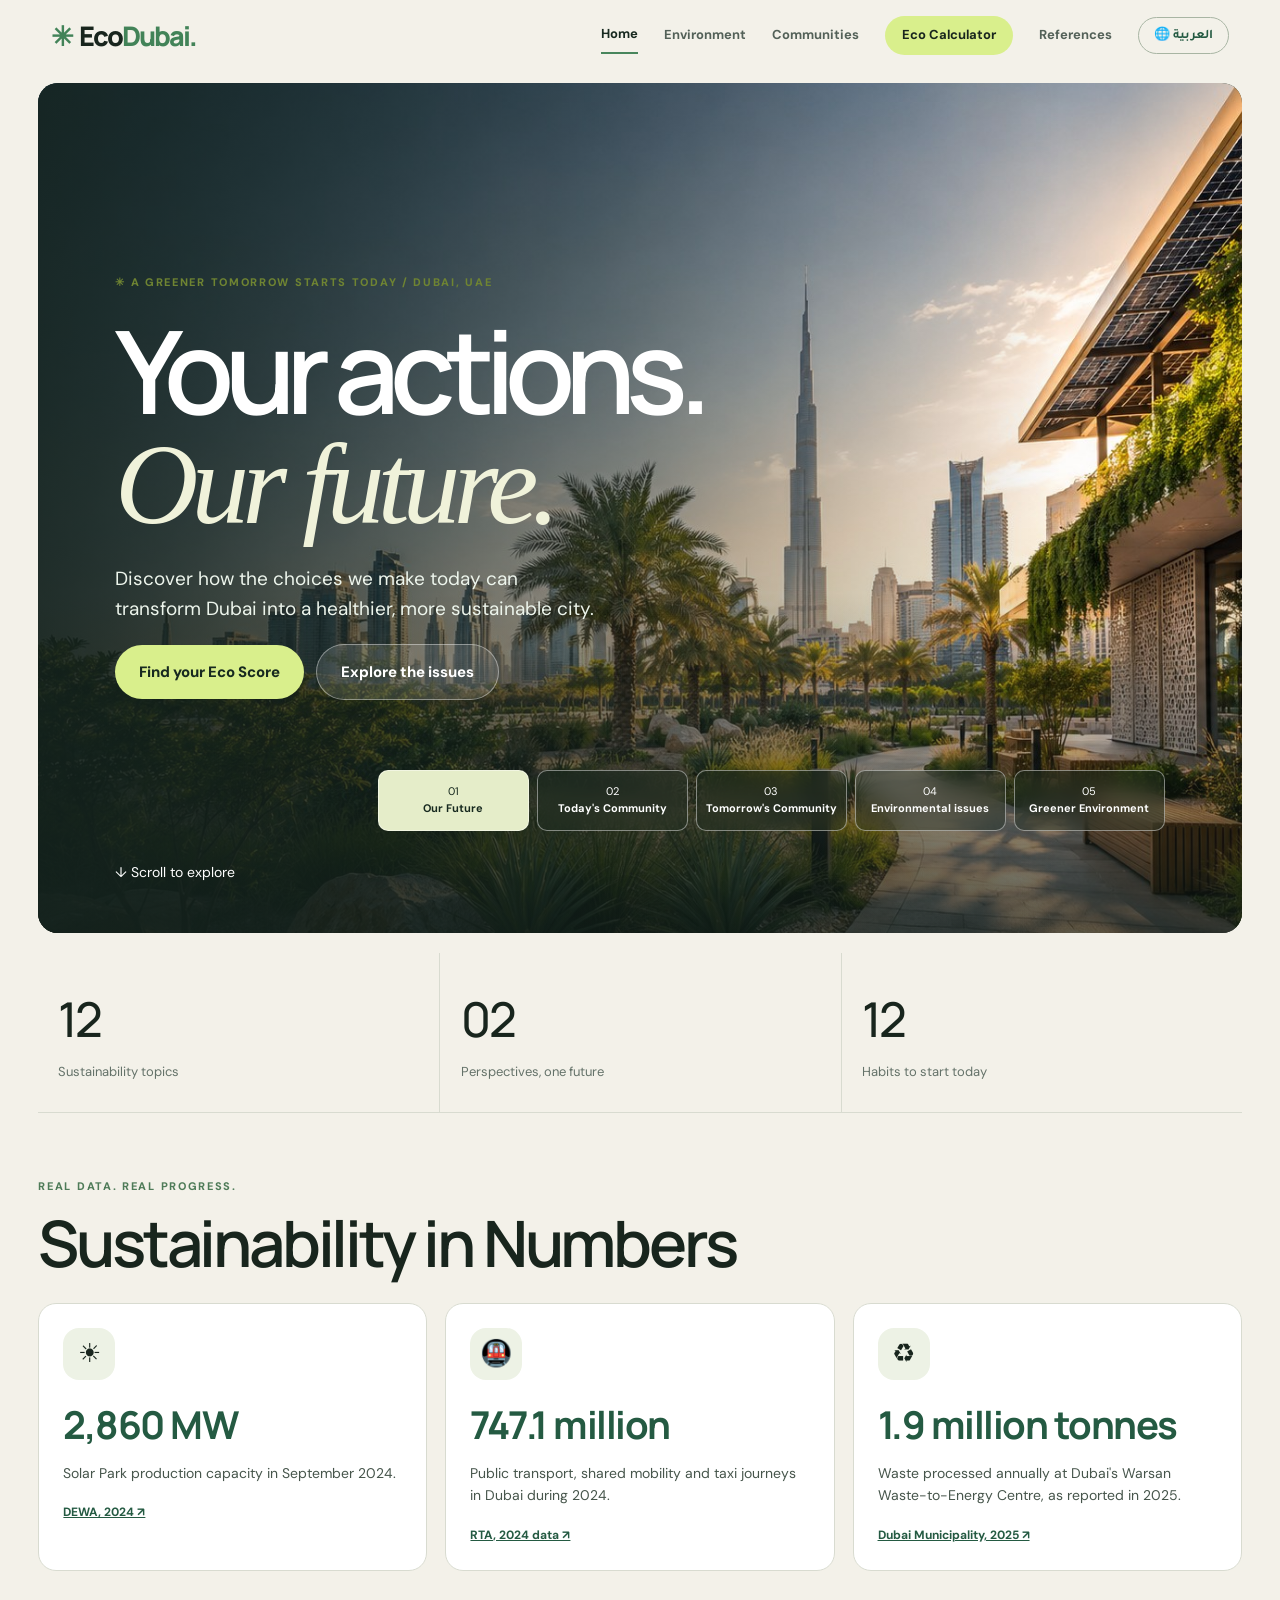
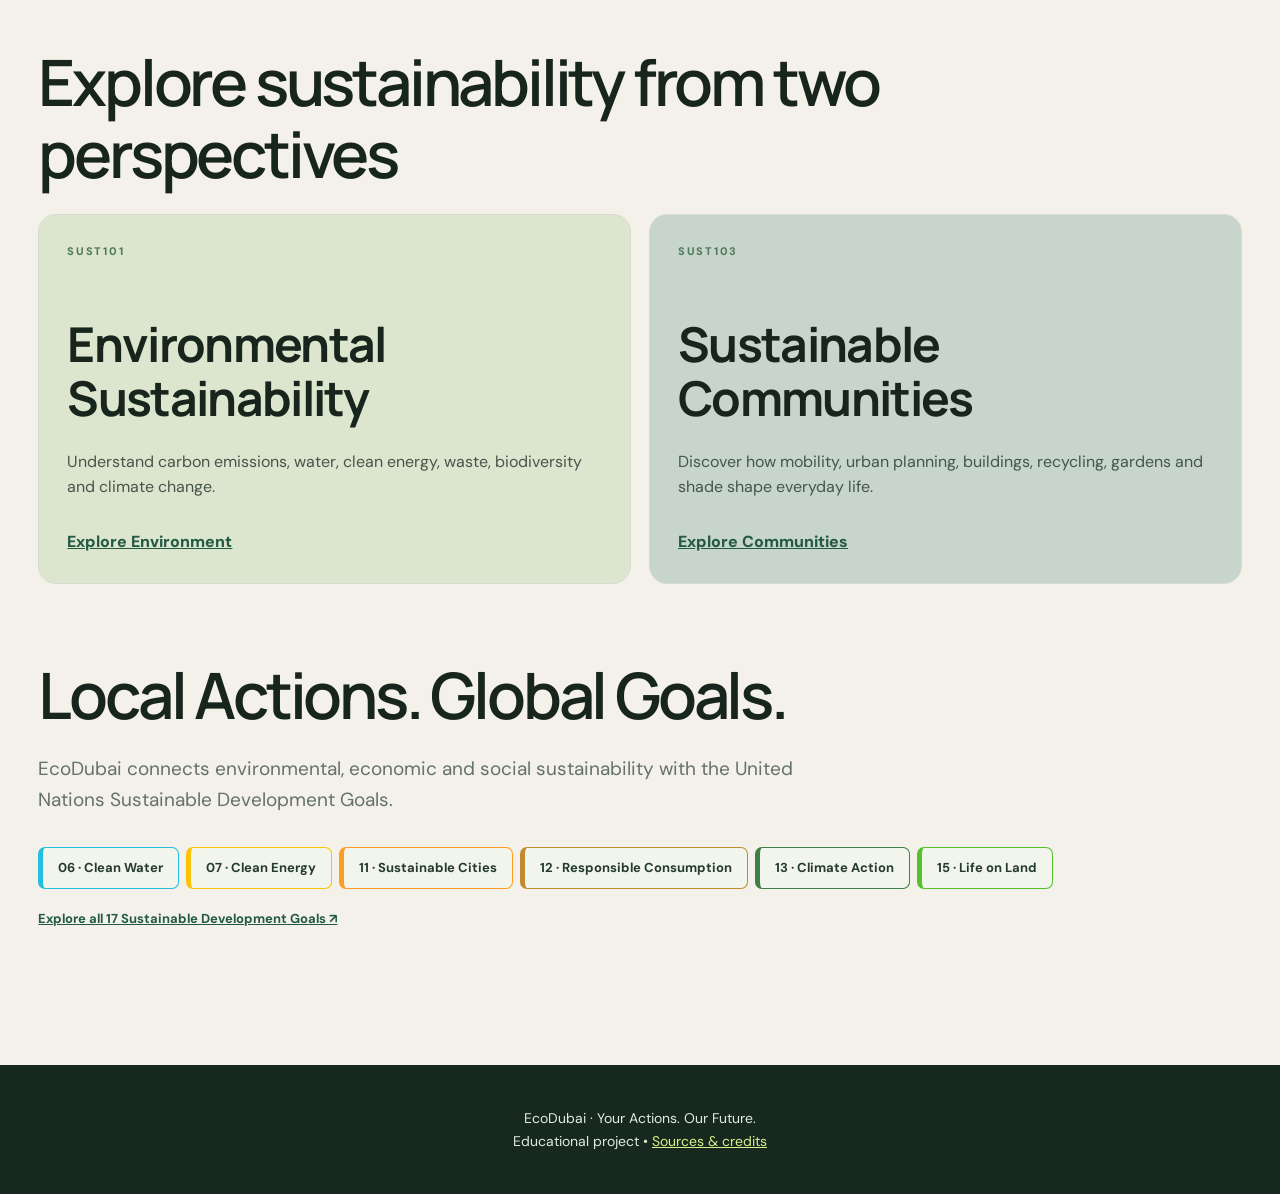
<file: index.html>
<!DOCTYPE html>

<html lang="en" dir="ltr">

<head>
    <meta charset="utf-8"/>
    <meta content="width=device-width,initial-scale=1" name="viewport"/>

    <title>Home | EcoDubai</title>

    <link href="style.css" rel="stylesheet"/>

    <script defer src="motion.js"></script>
    <script defer src="language.js"></script>

    <style>

        /* Remove course card arrows */

        .course-card::after,
        html[lang="ar"] .course-card::after {
            content: none !important;
            display: none !important;
        }

        .course-card .tag {
            padding-inline-end: 0;
        }


        /* Darker hero eyebrow */

        .hero .eyebrow {
            color: #6f8432;
            font-weight: 800;
        }

    </style>

</head>

<body data-page="index">

    <header>

        <nav aria-label="Main navigation">

            <a class="brand" href="index.html">Eco<span>Dubai.</span></a>

            <a aria-current="page" href="index.html"
               data-en="Home"
               data-ar="الرئيسية">Home</a>

            <a href="environment.html"
               data-en="Environment"
               data-ar="البيئة">Environment</a>

            <a href="communities.html"
               data-en="Communities"
               data-ar="المجتمعات">Communities</a>

            <a href="calculator.html"
               data-en="Eco Calculator"
               data-ar="حاسبة الاستدامة">Eco Calculator</a>

            <a href="references.html"
               data-en="References"
               data-ar="المراجع">References</a>

            <button class="language-toggle"
                    id="language-toggle"
                    type="button">

                🌐 العربية

            </button>

        </nav>

    </header>

    <main>

        <div class="hero cinema">

            <img alt="Concept of a greener Dubai skyline"
                 class="hero-image"
                 src="hero.jpg"
                 onerror="this.onerror=null;this.src='sustainable.jpg'"/>

            <div class="hero-content">

                <div class="eyebrow"
                     data-en="✳ A greener tomorrow starts today / Dubai, UAE"
                     data-ar="✳ غد أكثر استدامة يبدأ اليوم / دبي، الإمارات">

                    ✳ A greener tomorrow starts today / Dubai, UAE

                </div>

                <h1>

                    <span data-en="Your actions."
                          data-ar="أفعالك اليوم.">

                        Your actions.

                    </span>

                    <br/>

                    <em data-en="Our future."
                        data-ar="مستقبلنا غداً.">

                        Our future.

                    </em>

                </h1>

                <p data-en="Discover how the choices we make today can transform Dubai into a healthier, more sustainable city."
                   data-ar="اكتشف كيف يمكن لخياراتنا اليوم أن تجعل دبي مدينة أكثر صحة واستدامة.">

                    Discover how the choices we make today can transform Dubai into a healthier, more sustainable city.

                </p>

                <a class="btn"
                   href="calculator.html"
                   data-en="Find your Eco Score"
                   data-ar="احسب درجة استدامتك">

                    Find your Eco Score

                </a>

                <a class="btn secondary"
                   href="environment.html"
                   data-en="Explore the issues"
                   data-ar="استكشف القضايا البيئية">

                    Explore the issues

                </a>

            </div>


            <!-- Five Scene Buttons -->

            <div aria-label="Choose a scene" class="hero-controls">

                <button aria-pressed="true"
                        class="active"
                        data-scene="hero">

                    01

                    <span data-en="Our Future"
                          data-ar="مستقبلنا">

                        Our Future

                    </span>

                </button>

                <button aria-pressed="false"
                        data-scene="conventional">

                    02

                    <span data-en="Today's Community"
                          data-ar="مجتمع اليوم">

                        Today's Community

                    </span>

                </button>

                <button aria-pressed="false"
                        data-scene="sustainable">

                    03

                    <span data-en="Tomorrow's Community"
                          data-ar="مجتمع الغد">

                        Tomorrow's Community

                    </span>

                </button>

                <button aria-pressed="false"
                        data-scene="environment-before">

                    04

                    <span data-en="Environmental issues"
                          data-ar="القضايا البيئية">

                        Environmental issues

                    </span>

                </button>

                <button aria-pressed="false"
                        data-scene="environment-after">

                    05

                    <span data-en="Greener Environment"
                          data-ar="بيئة أكثر استدامة">

                        Greener Environment

                    </span>

                </button>

            </div>

            <a class="scroll-cue" href="#explore">

                ↓

                <span data-en="Scroll to explore"
                      data-ar="مرر للأسفل للاستكشاف">

                    Scroll to explore

                </span>

            </a>

        </div>


        <!-- Original Metrics -->

        <div class="metric-strip">

            <div>

                <strong>12</strong>

                <span data-en="Sustainability topics"
                      data-ar="موضوعاً في الاستدامة">

                    Sustainability topics

                </span>

            </div>

            <div>

                <strong>02</strong>

                <span data-en="Perspectives, one future"
                      data-ar="منظوران لمستقبل واحد">

                    Perspectives, one future

                </span>

            </div>

            <div>

                <strong>12</strong>

                <span data-en="Habits to start today"
                      data-ar="عادة يمكنك البدء بها اليوم">

                    Habits to start today

                </span>

            </div>

        </div>


        <!-- Official Statistics -->

        <section id="statistics">

            <div class="eyebrow"
                 data-en="Real data. Real progress."
                 data-ar="بيانات حقيقية وتقدم ملموس">

                Real data. Real progress.

            </div>

            <h2 data-en="Sustainability in Numbers"
                data-ar="الاستدامة بالأرقام">

                Sustainability in Numbers

            </h2>

            <div class="grid">

                <article class="tile statistic-card">

                    <div class="symbol">☀</div>

                    <h3 class="stat-number"
                        data-en="2,860 MW"
                        data-ar="2,860 ميغاواط">

                        2,860 MW

                    </h3>

                    <p data-en="Solar Park production capacity in September 2024."
                       data-ar="القدرة الإنتاجية لمجمع الطاقة الشمسية في سبتمبر 2024.">

                        Solar Park production capacity in September 2024.

                    </p>

                    <a href="https://www.dewa.gov.ae/en/about-us/media-publications/latest-news/2024/09/wetex-2024-brings-together-companies-that-support"
                       target="_blank"
                       rel="noopener noreferrer"
                       data-en="DEWA, 2024 ↗"
                       data-ar="هيئة كهرباء ومياه دبي، 2024 ↗">

                        DEWA, 2024 ↗

                    </a>

                </article>

                <article class="tile statistic-card">

                    <div class="symbol">🚇</div>

                    <h3 class="stat-number"
                        data-en="747.1 million"
                        data-ar="747.1 مليون">

                        747.1 million

                    </h3>

                    <p data-en="Public transport, shared mobility and taxi journeys in Dubai during 2024."
                       data-ar="رحلة عبر النقل العام والتنقل المشترك وسيارات الأجرة في دبي خلال عام 2024.">

                        Public transport, shared mobility and taxi journeys in Dubai during 2024.

                    </p>

                    <a href="https://rta.ae/wps/portal/rta/ae/home/news-and-media/all-news/NewsDetails/747-million-riders-used-public-transport-shared-mobility-and-taxis-in-2024"
                       target="_blank"
                       rel="noopener noreferrer"
                       data-en="RTA, 2024 data ↗"
                       data-ar="هيئة الطرق والمواصلات، بيانات 2024 ↗">

                        RTA, 2024 data ↗

                    </a>

                </article>

                <article class="tile statistic-card">

                    <div class="symbol">♻</div>

                    <h3 class="stat-number"
                        data-en="1.9 million tonnes"
                        data-ar="1.9 مليون طن">

                        1.9 million tonnes

                    </h3>

                    <p data-en="Waste processed annually at Dubai's Warsan Waste-to-Energy Centre, as reported in 2025."
                       data-ar="كمية النفايات المعالجة سنوياً في مركز تحويل النفايات إلى طاقة في ورسان، وفقاً لبيانات عام 2025.">

                        Waste processed annually at Dubai's Warsan Waste-to-Energy Centre, as reported in 2025.

                    </p>

                    <a href="https://www.dm.gov.ae/flagship-sustainable-infrastructure-projects-at-wetex-2025/"
                       target="_blank"
                       rel="noopener noreferrer"
                       data-en="Dubai Municipality, 2025 ↗"
                       data-ar="بلدية دبي، 2025 ↗">

                        Dubai Municipality, 2025 ↗

                    </a>

                </article>

            </div>

        </section>


        <!-- Course Cards -->

        <section id="explore">

            <h2 data-en="Explore sustainability from two perspectives"
                data-ar="استكشف الاستدامة من منظورين">

                Explore sustainability from two perspectives

            </h2>

            <div class="grid two">

                <article class="tile course-card">

                    <span class="tag">SUST101</span>

                    <h3 data-en="Environmental Sustainability"
                        data-ar="الاستدامة البيئية">

                        Environmental Sustainability

                    </h3>

                    <p data-en="Understand carbon emissions, water, clean energy, waste, biodiversity and climate change."
                       data-ar="تعرف على الانبعاثات الكربونية والمياه والطاقة النظيفة والنفايات والتنوع البيولوجي والتغير المناخي.">

                        Understand carbon emissions, water, clean energy, waste, biodiversity and climate change.

                    </p>

                    <a href="environment.html"
                       data-en="Explore Environment"
                       data-ar="استكشف الاستدامة البيئية">

                        Explore Environment

                    </a>

                </article>

                <article class="tile course-card">

                    <span class="tag">SUST103</span>

                    <h3 data-en="Sustainable Communities"
                        data-ar="المجتمعات المستدامة">

                        Sustainable Communities

                    </h3>

                    <p data-en="Discover how mobility, urban planning, buildings, recycling, gardens and shade shape everyday life."
                       data-ar="اكتشف كيف يؤثر النقل والتخطيط الحضري والمباني وإعادة التدوير والحدائق والظل في الحياة اليومية.">

                        Discover how mobility, urban planning, buildings, recycling, gardens and shade shape everyday life.

                    </p>

                    <a href="communities.html"
                       data-en="Explore Communities"
                       data-ar="استكشف المجتمعات المستدامة">

                        Explore Communities

                    </a>

                </article>

            </div>

        </section>


        <!-- Sustainable Development Goals -->

        <section id="sdgs">

            <h2 data-en="Local Actions. Global Goals."
                data-ar="جهود محلية وأهداف عالمية">

                Local Actions. Global Goals.

            </h2>

            <p class="lead"
               data-en="EcoDubai connects environmental, economic and social sustainability with the United Nations Sustainable Development Goals."
               data-ar="يربط مشروع EcoDubai بين الاستدامة البيئية والاقتصادية والاجتماعية وأهداف الأمم المتحدة للتنمية المستدامة.">

                EcoDubai connects environmental, economic and social sustainability with the United Nations Sustainable Development Goals.

            </p>

            <div class="sdg-links">

                <a class="sdg-badge"
                   style="--sdg-color:#26BDE2"
                   href="https://sdgs.un.org/goals/goal6"
                   target="_blank"
                   rel="noopener noreferrer"
                   data-en="06 · Clean Water"
                   data-ar="06 · المياه النظيفة">

                    06 · Clean Water

                </a>

                <a class="sdg-badge"
                   style="--sdg-color:#FCC30B"
                   href="https://sdgs.un.org/goals/goal7"
                   target="_blank"
                   rel="noopener noreferrer"
                   data-en="07 · Clean Energy"
                   data-ar="07 · الطاقة النظيفة">

                    07 · Clean Energy

                </a>

                <a class="sdg-badge"
                   style="--sdg-color:#FD9D24"
                   href="https://sdgs.un.org/goals/goal11"
                   target="_blank"
                   rel="noopener noreferrer"
                   data-en="11 · Sustainable Cities"
                   data-ar="11 · المدن المستدامة">

                    11 · Sustainable Cities

                </a>

                <a class="sdg-badge"
                   style="--sdg-color:#BF8B2E"
                   href="https://sdgs.un.org/goals/goal12"
                   target="_blank"
                   rel="noopener noreferrer"
                   data-en="12 · Responsible Consumption"
                   data-ar="12 · الاستهلاك المسؤول">

                    12 · Responsible Consumption

                </a>

                <a class="sdg-badge"
                   style="--sdg-color:#3F7E44"
                   href="https://sdgs.un.org/goals/goal13"
                   target="_blank"
                   rel="noopener noreferrer"
                   data-en="13 · Climate Action"
                   data-ar="13 · العمل المناخي">

                    13 · Climate Action

                </a>

                <a class="sdg-badge"
                   style="--sdg-color:#56C02B"
                   href="https://sdgs.un.org/goals/goal15"
                   target="_blank"
                   rel="noopener noreferrer"
                   data-en="15 · Life on Land"
                   data-ar="15 · الحياة في البر">

                    15 · Life on Land

                </a>

            </div>

            <p>

                <a href="https://sdgs.un.org/goals"
                   target="_blank"
                   rel="noopener noreferrer"
                   data-en="Explore all 17 Sustainable Development Goals ↗"
                   data-ar="استكشف أهداف التنمية المستدامة السبعة عشر ↗">

                    Explore all 17 Sustainable Development Goals ↗

                </a>

            </p>

        </section>

    </main>

    <footer>

        <span data-en="EcoDubai · Your Actions. Our Future."
              data-ar="EcoDubai · أفعالك اليوم. مستقبلنا غداً.">

            EcoDubai · Your Actions. Our Future.

        </span>

        <br/>

        <span data-en="Educational project"
              data-ar="مشروع تعليمي">

            Educational project

        </span>

        •

        <a href="references.html"
           data-en="Sources &amp; credits"
           data-ar="المصادر والمراجع">

            Sources &amp; credits

        </a>

    </footer>

</body>

</html>
</file>
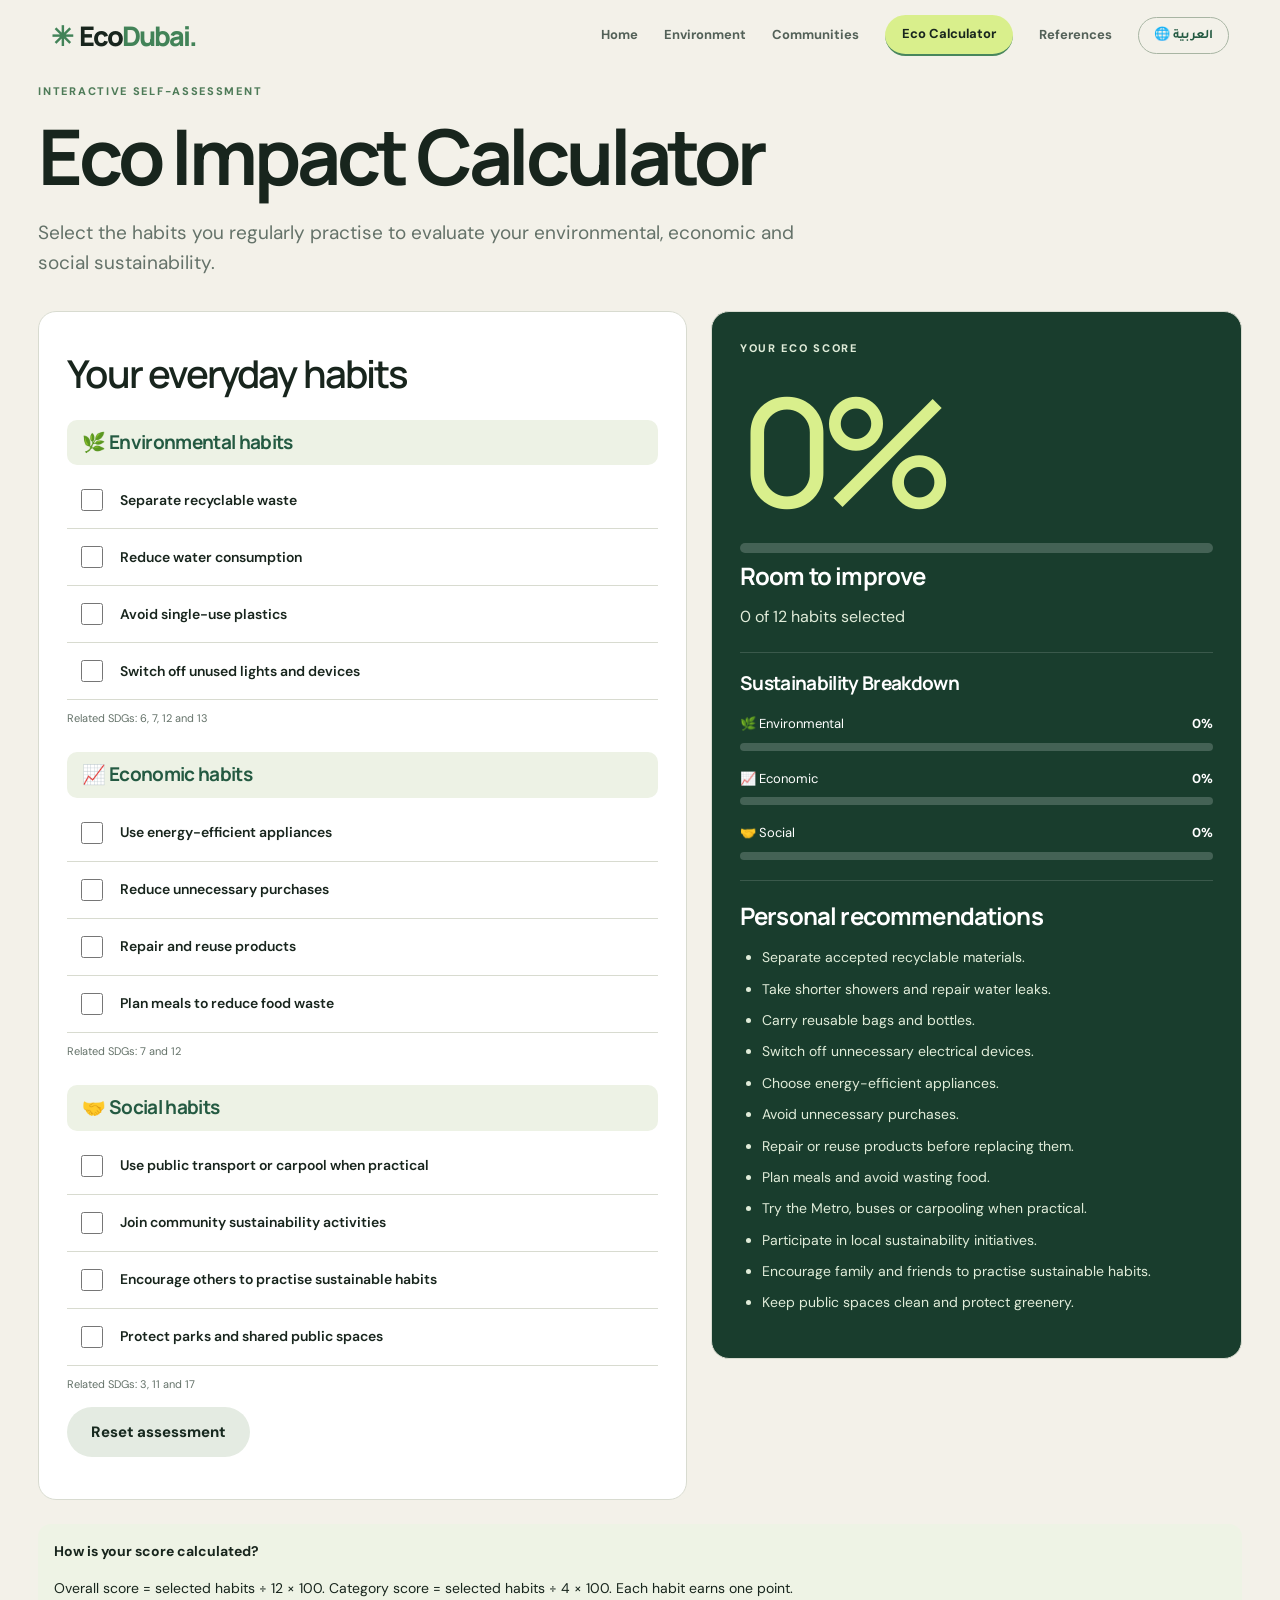
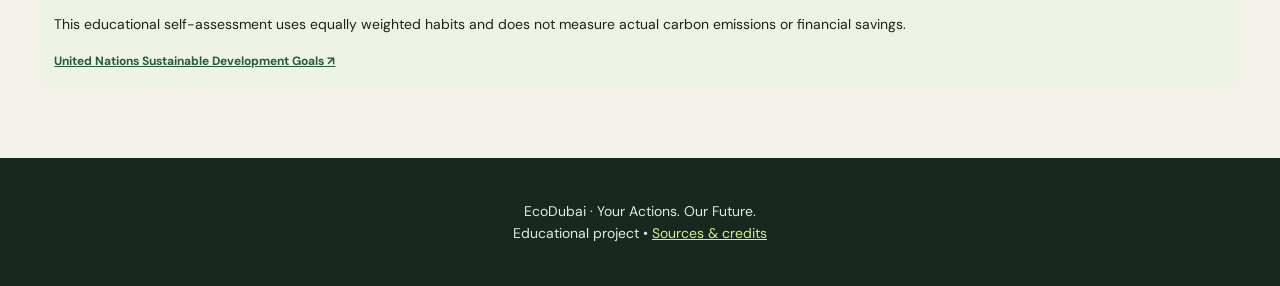
<file: calculator.html>
<!DOCTYPE html>

<html lang="en" dir="ltr">

<head>
    <meta charset="utf-8"/>
    <meta content="width=device-width,initial-scale=1" name="viewport"/>

    <title>Eco Impact Calculator | EcoDubai</title>

    <link href="style.css" rel="stylesheet"/>

    <script defer src="motion.js"></script>
    <script defer src="language.js"></script>
</head>

<body data-page="calculator">

    <header>

        <nav aria-label="Main navigation">

            <a class="brand" href="index.html">Eco<span>Dubai.</span></a>

            <a href="index.html"
               data-en="Home"
               data-ar="الرئيسية">Home</a>

            <a href="environment.html"
               data-en="Environment"
               data-ar="البيئة">Environment</a>

            <a href="communities.html"
               data-en="Communities"
               data-ar="المجتمعات">Communities</a>

            <a aria-current="page"
               href="calculator.html"
               data-en="Eco Calculator"
               data-ar="حاسبة الاستدامة">Eco Calculator</a>

            <a href="references.html"
               data-en="References"
               data-ar="المراجع">References</a>

            <button class="language-toggle"
                    id="language-toggle"
                    type="button">
                🌐 العربية
            </button>

        </nav>

    </header>

    <main>

        <div class="eyebrow"
             data-en="Interactive self-assessment"
             data-ar="التقييم الذاتي التفاعلي">

            Interactive self-assessment

        </div>

        <h1 data-en="Eco Impact Calculator"
            data-ar="حاسبة أثر الاستدامة">

            Eco Impact Calculator

        </h1>

        <p class="lead"
           data-en="Select the habits you regularly practise to evaluate your environmental, economic and social sustainability."
           data-ar="اختر العادات التي تمارسها بانتظام لتقييم استدامتك البيئية والاقتصادية والاجتماعية.">

            Select the habits you regularly practise to evaluate your
            environmental, economic and social sustainability.

        </p>

        <div class="calc" id="assessment">

            <section class="tile" style="margin:0">

                <h2 data-en="Your everyday habits"
                    data-ar="عاداتك اليومية">

                    Your everyday habits

                </h2>


                <!-- Environmental Habits -->

                <div class="habit-category">

                    <h3 data-en="🌿 Environmental habits"
                        data-ar="🌿 العادات البيئية">

                        🌿 Environmental habits

                    </h3>

                    <label class="habit">

                        <input type="checkbox"
                               value="0"
                               data-category="environmental"/>

                        <span data-en="Separate recyclable waste"
                              data-ar="أفرز النفايات القابلة لإعادة التدوير">

                            Separate recyclable waste

                        </span>

                    </label>

                    <label class="habit">

                        <input type="checkbox"
                               value="1"
                               data-category="environmental"/>

                        <span data-en="Reduce water consumption"
                              data-ar="أرشد استهلاك المياه">

                            Reduce water consumption

                        </span>

                    </label>

                    <label class="habit">

                        <input type="checkbox"
                               value="2"
                               data-category="environmental"/>

                        <span data-en="Avoid single-use plastics"
                              data-ar="أتجنب البلاستيك أحادي الاستخدام">

                            Avoid single-use plastics

                        </span>

                    </label>

                    <label class="habit">

                        <input type="checkbox"
                               value="3"
                               data-category="environmental"/>

                        <span data-en="Switch off unused lights and devices"
                              data-ar="أطفئ الإضاءة والأجهزة غير المستخدمة">

                            Switch off unused lights and devices

                        </span>

                    </label>

                    <p class="compare-note"
                       data-en="Related SDGs: 6, 7, 12 and 13"
                       data-ar="أهداف التنمية المستدامة المرتبطة: 6، 7، 12، 13">

                        Related SDGs: 6, 7, 12 and 13

                    </p>

                </div>


                <!-- Economic Habits -->

                <div class="habit-category">

                    <h3 data-en="📈 Economic habits"
                        data-ar="📈 العادات الاقتصادية">

                        📈 Economic habits

                    </h3>

                    <label class="habit">

                        <input type="checkbox"
                               value="4"
                               data-category="economic"/>

                        <span data-en="Use energy-efficient appliances"
                              data-ar="أستخدم الأجهزة الموفرة للطاقة">

                            Use energy-efficient appliances

                        </span>

                    </label>

                    <label class="habit">

                        <input type="checkbox"
                               value="5"
                               data-category="economic"/>

                        <span data-en="Reduce unnecessary purchases"
                              data-ar="أقلل المشتريات غير الضرورية">

                            Reduce unnecessary purchases

                        </span>

                    </label>

                    <label class="habit">

                        <input type="checkbox"
                               value="6"
                               data-category="economic"/>

                        <span data-en="Repair and reuse products"
                              data-ar="أصلح المنتجات وأعيد استخدامها">

                            Repair and reuse products

                        </span>

                    </label>

                    <label class="habit">

                        <input type="checkbox"
                               value="7"
                               data-category="economic"/>

                        <span data-en="Plan meals to reduce food waste"
                              data-ar="أخطط للوجبات لتقليل هدر الطعام">

                            Plan meals to reduce food waste

                        </span>

                    </label>

                    <p class="compare-note"
                       data-en="Related SDGs: 7 and 12"
                       data-ar="أهداف التنمية المستدامة المرتبطة: 7، 12">

                        Related SDGs: 7 and 12

                    </p>

                </div>


                <!-- Social Habits -->

                <div class="habit-category">

                    <h3 data-en="🤝 Social habits"
                        data-ar="🤝 العادات الاجتماعية">

                        🤝 Social habits

                    </h3>

                    <label class="habit">

                        <input type="checkbox"
                               value="8"
                               data-category="social"/>

                        <span data-en="Use public transport or carpool when practical"
                              data-ar="أستخدم النقل العام أو أشارك السيارة مع الآخرين عندما يكون ذلك ممكناً">

                            Use public transport or carpool when practical

                        </span>

                    </label>

                    <label class="habit">

                        <input type="checkbox"
                               value="9"
                               data-category="social"/>

                        <span data-en="Join community sustainability activities"
                              data-ar="أشارك في أنشطة الاستدامة المجتمعية">

                            Join community sustainability activities

                        </span>

                    </label>

                    <label class="habit">

                        <input type="checkbox"
                               value="10"
                               data-category="social"/>

                        <span data-en="Encourage others to practise sustainable habits"
                              data-ar="أشجع الآخرين على ممارسة العادات المستدامة">

                            Encourage others to practise sustainable habits

                        </span>

                    </label>

                    <label class="habit">

                        <input type="checkbox"
                               value="11"
                               data-category="social"/>

                        <span data-en="Protect parks and shared public spaces"
                              data-ar="أحافظ على الحدائق والأماكن العامة المشتركة">

                            Protect parks and shared public spaces

                        </span>

                    </label>

                    <p class="compare-note"
                       data-en="Related SDGs: 3, 11 and 17"
                       data-ar="أهداف التنمية المستدامة المرتبطة: 3، 11، 17">

                        Related SDGs: 3, 11 and 17

                    </p>

                </div>


                <!-- Reset Button -->

                <p>

                    <button class="btn secondary"
                            id="reset"
                            type="button"
                            data-en="Reset assessment"
                            data-ar="إعادة ضبط التقييم">

                        Reset assessment

                    </button>

                </p>

            </section>


            <!-- Results -->

            <section aria-live="polite"
                     class="tile result"
                     style="margin:0">

                <div class="tag"
                     data-en="YOUR ECO SCORE"
                     data-ar="درجة استدامتك">

                    YOUR ECO SCORE

                </div>

                <div class="score" id="score">0%</div>

                <div class="track">

                    <div id="bar" style="width:0%"></div>

                </div>

                <h3 id="level">Room to improve</h3>

                <p id="count"></p>


                <!-- Individual Scores -->

                <div class="category-results">

                    <h3 data-en="Sustainability Breakdown"
                        data-ar="نتائج فئات الاستدامة">

                        Sustainability Breakdown

                    </h3>


                    <!-- Environmental Score -->

                    <div class="category-score">

                        <div class="category-score-header">

                            <span data-en="🌿 Environmental"
                                  data-ar="🌿 الاستدامة البيئية">

                                🌿 Environmental

                            </span>

                            <strong id="environmental-score">0%</strong>

                        </div>

                        <div class="track">

                            <div id="environmental-bar"
                                 style="width:0%;background:#91d86b">
                            </div>

                        </div>

                    </div>


                    <!-- Economic Score -->

                    <div class="category-score">

                        <div class="category-score-header">

                            <span data-en="📈 Economic"
                                  data-ar="📈 الاستدامة الاقتصادية">

                                📈 Economic

                            </span>

                            <strong id="economic-score">0%</strong>

                        </div>

                        <div class="track">

                            <div id="economic-bar"
                                 style="width:0%;background:#eacb67">
                            </div>

                        </div>

                    </div>


                    <!-- Social Score -->

                    <div class="category-score">

                        <div class="category-score-header">

                            <span data-en="🤝 Social"
                                  data-ar="🤝 الاستدامة الاجتماعية">

                                🤝 Social

                            </span>

                            <strong id="social-score">0%</strong>

                        </div>

                        <div class="track">

                            <div id="social-bar"
                                 style="width:0%;background:#78c9da">
                            </div>

                        </div>

                    </div>

                </div>


                <!-- Recommendations -->

                <h3 data-en="Personal recommendations"
                    data-ar="التوصيات الشخصية">

                    Personal recommendations

                </h3>

                <ul id="tips"></ul>

            </section>

        </div>


        <!-- Short Scoring Methodology -->

        <div class="fact" style="margin-top:24px">

            <b data-en="How is your score calculated?"
               data-ar="كيف يتم احتساب درجة استدامتك؟">

                How is your score calculated?

            </b>

            <p data-en="Overall score = selected habits ÷ 12 × 100. Category score = selected habits ÷ 4 × 100. Each habit earns one point."
               data-ar="الدرجة الإجمالية = عدد العادات المختارة ÷ 12 × 100. درجة الفئة = عدد العادات المختارة ÷ 4 × 100. تحصل كل عادة مختارة على نقطة واحدة.">

                Overall score = selected habits ÷ 12 × 100.
                Category score = selected habits ÷ 4 × 100.
                Each habit earns one point.

            </p>

            <p data-en="This educational self-assessment uses equally weighted habits and does not measure actual carbon emissions or financial savings."
               data-ar="يستخدم هذا التقييم الذاتي التعليمي عادات متساوية الأوزان، ولا يقيس الانبعاثات الكربونية الفعلية أو الوفورات المالية.">

                This educational self-assessment uses equally weighted habits
                and does not measure actual carbon emissions or financial savings.

            </p>

            <a href="https://sdgs.un.org/goals"
               target="_blank"
               rel="noopener noreferrer"
               data-en="United Nations Sustainable Development Goals ↗"
               data-ar="أهداف الأمم المتحدة للتنمية المستدامة ↗">

                United Nations Sustainable Development Goals ↗

            </a>

        </div>


        <!-- Calculator JavaScript -->

        <script>

            (() => {

                const tips = {

                    en: [

                        "Separate accepted recyclable materials.",

                        "Take shorter showers and repair water leaks.",

                        "Carry reusable bags and bottles.",

                        "Switch off unnecessary electrical devices.",

                        "Choose energy-efficient appliances.",

                        "Avoid unnecessary purchases.",

                        "Repair or reuse products before replacing them.",

                        "Plan meals and avoid wasting food.",

                        "Try the Metro, buses or carpooling when practical.",

                        "Participate in local sustainability initiatives.",

                        "Encourage family and friends to practise sustainable habits.",

                        "Keep public spaces clean and protect greenery."

                    ],

                    ar: [

                        "افرز المواد القابلة لإعادة التدوير.",

                        "قلل مدة الاستحمام وأصلح تسربات المياه.",

                        "استخدم الأكياس والزجاجات القابلة لإعادة الاستخدام.",

                        "أطفئ الأجهزة الكهربائية غير الضرورية.",

                        "اختر الأجهزة الموفرة للطاقة.",

                        "تجنب المشتريات غير الضرورية.",

                        "أصلح المنتجات أو أعد استخدامها قبل استبدالها.",

                        "خطط للوجبات وتجنب هدر الطعام.",

                        "استخدم المترو أو الحافلات أو شارك السيارة عندما يكون ذلك ممكناً.",

                        "شارك في مبادرات الاستدامة المحلية.",

                        "شجع الأسرة والأصدقاء على ممارسة العادات المستدامة.",

                        "حافظ على نظافة الأماكن العامة واحمِ المساحات الخضراء."

                    ]

                };


                const messages = {

                    en: {

                        beginner: "Room to improve",

                        intermediate: "Making progress",

                        advanced: "Eco Champion",

                        complete:
                            "Excellent! Keep practising your sustainable habits and encourage others.",

                        count: (n, total) =>
                            n + " of " + total + " habits selected"

                    },

                    ar: {

                        beginner: "فرصة للتحسين",

                        intermediate: "تقدم جيد",

                        advanced: "رائد الاستدامة",

                        complete:
                            "ممتاز! استمر في ممارسة العادات المستدامة وشجع الآخرين.",

                        count: (n, total) =>
                            "العادات المختارة: " + n + " من أصل " + total

                    }

                };


                const boxes = [

                    ...document.querySelectorAll(
                        "#assessment input[type=checkbox]"
                    )

                ];


                const categories = [

                    "environmental",

                    "economic",

                    "social"

                ];


                function updateCalculator() {

                    const language =
                        document.documentElement.lang.startsWith("ar")
                        ? "ar"
                        : "en";

                    const text = messages[language];

                    const n = boxes.filter(
                        box => box.checked
                    ).length;

                    const total = boxes.length;

                    const score = Math.round(
                        n / total * 100
                    );


                    // Overall score

                    document.getElementById("score").textContent =
                        score + "%";

                    document.getElementById("bar").style.width =
                        score + "%";

                    document.getElementById("count").textContent =
                        text.count(n, total);


                    // Sustainability level

                    document.getElementById("level").textContent =

                        score < 50
                        ? text.beginner

                        : score < 80
                        ? text.intermediate

                        : text.advanced;


                    // Individual category scores

                    categories.forEach(category => {

                        const categoryBoxes = boxes.filter(
                            box => box.dataset.category === category
                        );

                        const categorySelected = categoryBoxes.filter(
                            box => box.checked
                        ).length;

                        const categoryScore = Math.round(
                            categorySelected / categoryBoxes.length * 100
                        );

                        document.getElementById(
                            category + "-score"
                        ).textContent = categoryScore + "%";

                        document.getElementById(
                            category + "-bar"
                        ).style.width = categoryScore + "%";

                    });


                    // Personalized recommendations

                    const list = document.getElementById("tips");

                    list.replaceChildren();

                    boxes.forEach(box => {

                        if (!box.checked) {

                            const li = document.createElement("li");

                            li.textContent =
                                tips[language][Number(box.value)];

                            list.append(li);

                        }

                    });


                    // All habits selected

                    if (n === total) {

                        const li = document.createElement("li");

                        li.textContent = text.complete;

                        list.append(li);

                    }

                }


                // Update when a checkbox changes

                boxes.forEach(box => {

                    box.addEventListener(
                        "change",
                        updateCalculator
                    );

                });


                // Reset calculator

                document.getElementById("reset").onclick = () => {

                    boxes.forEach(box => {

                        box.checked = false;

                    });

                    updateCalculator();

                };


                // Update results when language changes

                const languageObserver = new MutationObserver(
                    updateCalculator
                );

                languageObserver.observe(

                    document.documentElement,

                    {

                        attributes: true,

                        attributeFilter: ["lang"]

                    }

                );


                // Initial results

                updateCalculator();

            })();

        </script>

    </main>

    <footer>

        <span data-en="EcoDubai · Your Actions. Our Future."
              data-ar="EcoDubai · أفعالك اليوم. مستقبلنا غداً.">

            EcoDubai · Your Actions. Our Future.

        </span>

        <br/>

        <span data-en="Educational project"
              data-ar="مشروع تعليمي">

            Educational project

        </span>

        •

        <a href="references.html"
           data-en="Sources &amp; credits"
           data-ar="المصادر والمراجع">

            Sources &amp; credits

        </a>

    </footer>

</body>

</html>
</file>
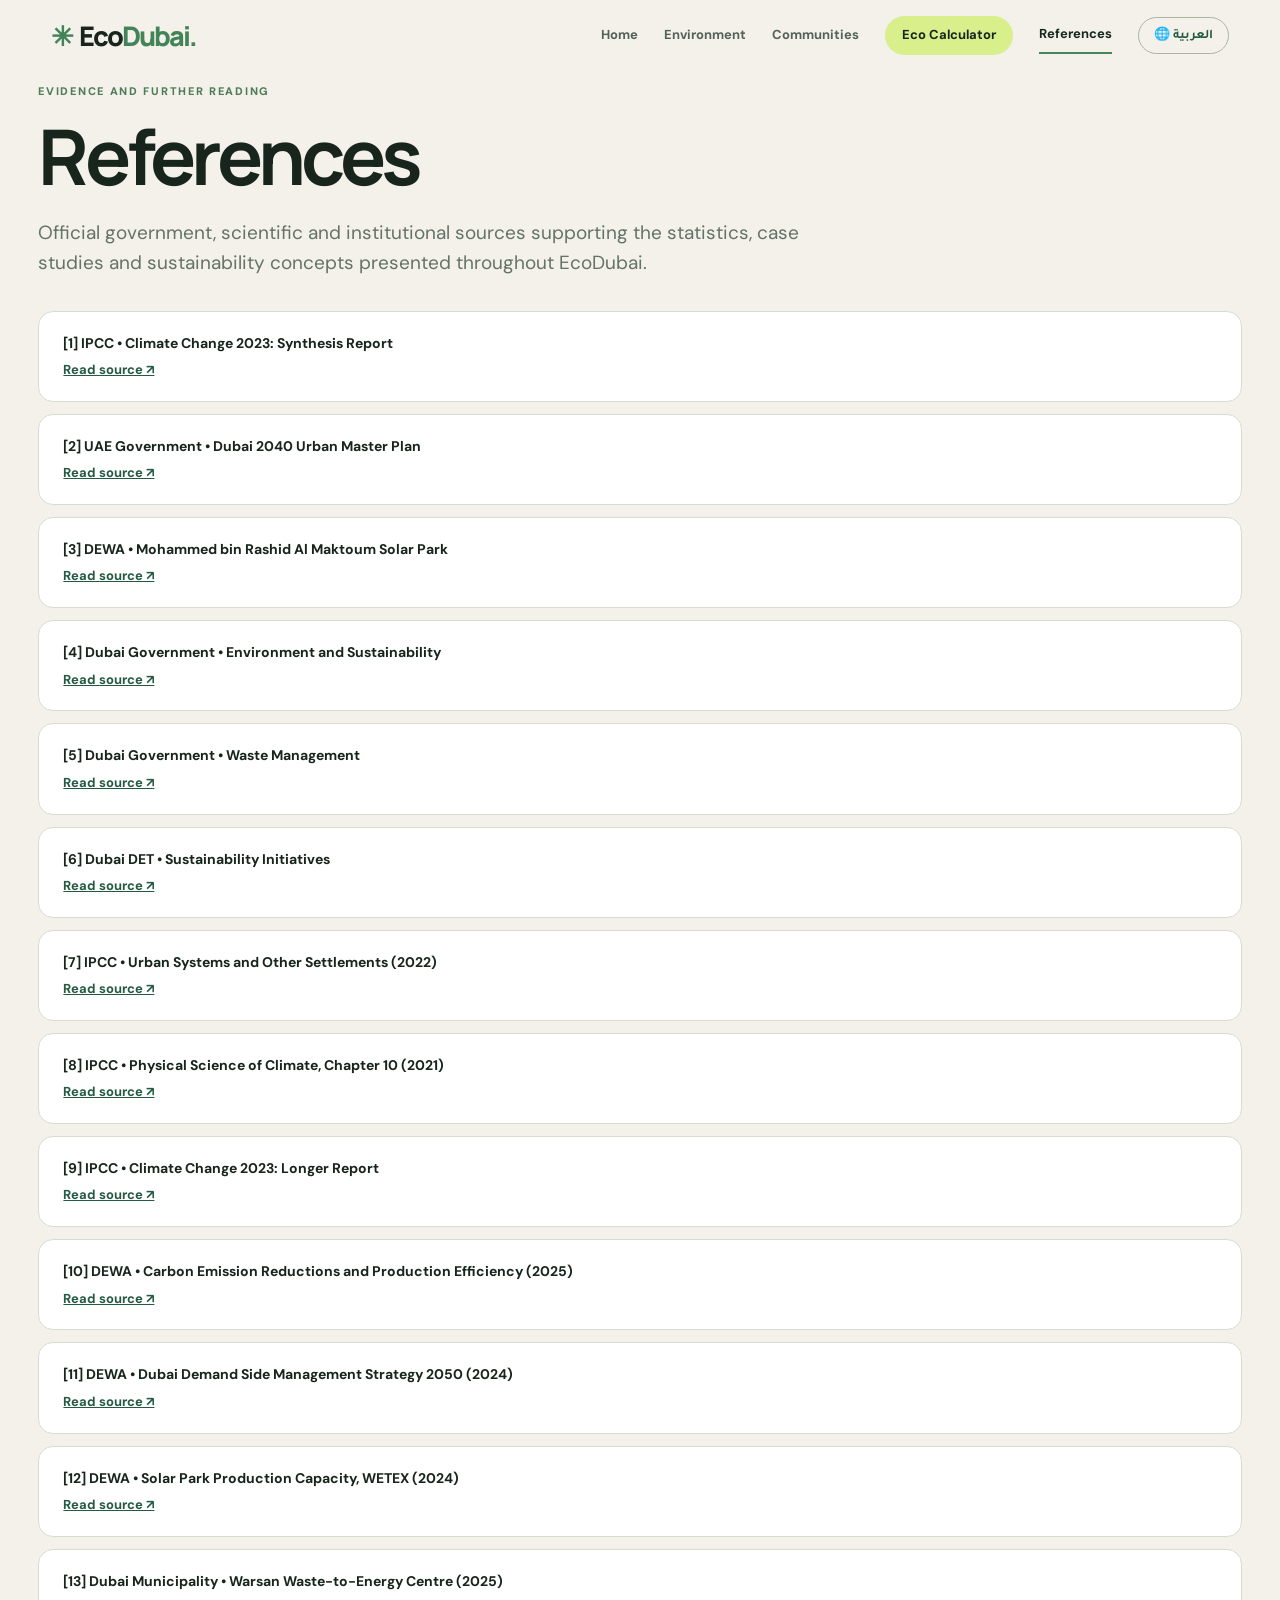
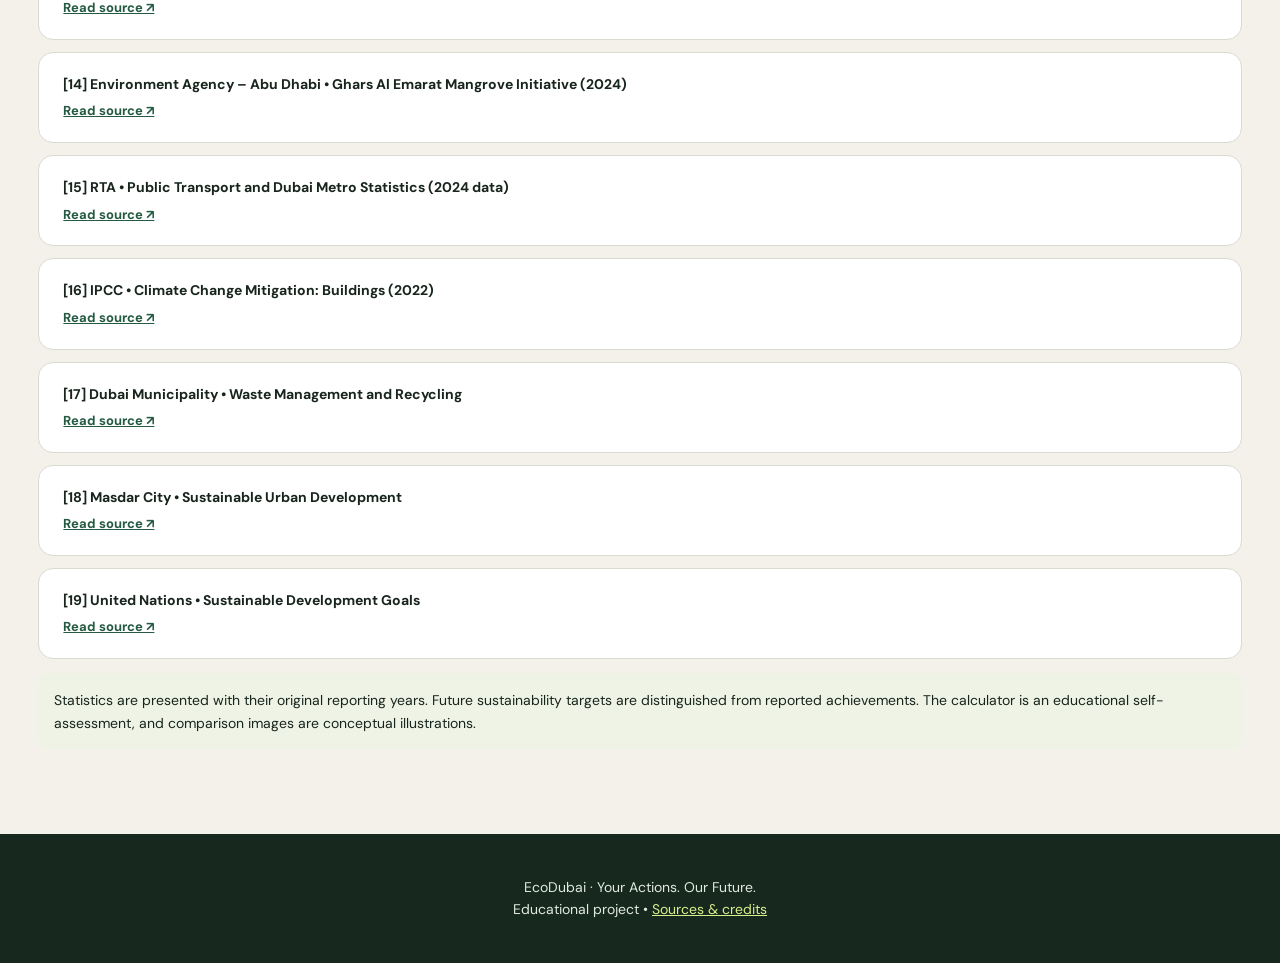
<file: references.html>
<!DOCTYPE html>

<html lang="en" dir="ltr">

<head>
    <meta charset="utf-8"/>
    <meta content="width=device-width,initial-scale=1" name="viewport"/>

    <title>References | EcoDubai</title>

    <link href="style.css" rel="stylesheet"/>

    <script defer src="motion.js"></script>
    <script defer src="language.js"></script>
</head>

<body data-page="references">

    <header>

        <nav aria-label="Main navigation">

            <a class="brand" href="index.html">Eco<span>Dubai.</span></a>

            <a href="index.html"
               data-en="Home"
               data-ar="الرئيسية">Home</a>

            <a href="environment.html"
               data-en="Environment"
               data-ar="البيئة">Environment</a>

            <a href="communities.html"
               data-en="Communities"
               data-ar="المجتمعات">Communities</a>

            <a href="calculator.html"
               data-en="Eco Calculator"
               data-ar="حاسبة الاستدامة">Eco Calculator</a>

            <a aria-current="page" href="references.html"
               data-en="References"
               data-ar="المراجع">References</a>

            <button class="language-toggle"
                    id="language-toggle"
                    type="button">
                🌐 العربية
            </button>

        </nav>

    </header>

    <main>

        <div class="eyebrow"
             data-en="Evidence and further reading"
             data-ar="الأدلة والقراءات الإضافية">

            Evidence and further reading

        </div>

        <h1 data-en="References"
            data-ar="المراجع">

            References

        </h1>

        <p class="lead"
           data-en="Official government, scientific and institutional sources supporting the statistics, case studies and sustainability concepts presented throughout EcoDubai."
           data-ar="المصادر الحكومية والعلمية والمؤسسية الرسمية التي تدعم الإحصائيات ودراسات الحالة ومفاهيم الاستدامة المقدمة في موقع EcoDubai.">

            Official government, scientific and institutional sources
            supporting the statistics, case studies and sustainability
            concepts presented throughout EcoDubai.

        </p>


        <!-- Original References -->

        <div class="ref" id="r1">

            <b data-en="[1] IPCC • Climate Change 2023: Synthesis Report"
               data-ar="[1] الهيئة الحكومية الدولية المعنية بتغير المناخ • التقرير التجميعي لتغير المناخ 2023">

                [1] IPCC • Climate Change 2023: Synthesis Report

            </b>

            <br/>

            <a href="https://www.ipcc.ch/report/ar6/syr/summary-for-policymakers/"
               rel="noopener noreferrer"
               target="_blank"
               data-en="Read source ↗"
               data-ar="اطلع على المصدر ↗">

                Read source ↗

            </a>

        </div>

        <div class="ref" id="r2">

            <b data-en="[2] UAE Government • Dubai 2040 Urban Master Plan"
               data-ar="[2] حكومة دولة الإمارات • خطة دبي الحضرية 2040">

                [2] UAE Government • Dubai 2040 Urban Master Plan

            </b>

            <br/>

            <a href="https://u.ae/en/about-the-uae/strategies-initiatives-and-awards/strategies-plans-and-visions/transport-and-infrastructure/dubai-2040-urban-master-plan"
               rel="noopener noreferrer"
               target="_blank"
               data-en="Read source ↗"
               data-ar="اطلع على المصدر ↗">

                Read source ↗

            </a>

        </div>

        <div class="ref" id="r3">

            <b data-en="[3] DEWA • Mohammed bin Rashid Al Maktoum Solar Park"
               data-ar="[3] هيئة كهرباء ومياه دبي • مجمع محمد بن راشد آل مكتوم للطاقة الشمسية">

                [3] DEWA • Mohammed bin Rashid Al Maktoum Solar Park

            </b>

            <br/>

            <a href="https://www.dewa.gov.ae/en/about-us/strategic-initiatives/mbr-solar-park"
               rel="noopener noreferrer"
               target="_blank"
               data-en="Read source ↗"
               data-ar="اطلع على المصدر ↗">

                Read source ↗

            </a>

        </div>

        <div class="ref" id="r4">

            <b data-en="[4] Dubai Government • Environment and Sustainability"
               data-ar="[4] حكومة دبي • البيئة والاستدامة">

                [4] Dubai Government • Environment and Sustainability

            </b>

            <br/>

            <a href="https://www.dubai.ae/web/dubai.ae/environment-sustainability"
               rel="noopener noreferrer"
               target="_blank"
               data-en="Read source ↗"
               data-ar="اطلع على المصدر ↗">

                Read source ↗

            </a>

        </div>

        <div class="ref" id="r5">

            <b data-en="[5] Dubai Government • Waste Management"
               data-ar="[5] حكومة دبي • إدارة النفايات">

                [5] Dubai Government • Waste Management

            </b>

            <br/>

            <a href="https://www.dubai.ae/web/dubai.ae/living/environment-sustainability/waste-management"
               rel="noopener noreferrer"
               target="_blank"
               data-en="Read source ↗"
               data-ar="اطلع على المصدر ↗">

                Read source ↗

            </a>

        </div>

        <div class="ref" id="r6">

            <b data-en="[6] Dubai DET • Sustainability Initiatives"
               data-ar="[6] دائرة الاقتصاد والسياحة بدبي • مبادرات الاستدامة">

                [6] Dubai DET • Sustainability Initiatives

            </b>

            <br/>

            <a href="https://www.dubaidet.gov.ae/en/about-det/initiatives"
               rel="noopener noreferrer"
               target="_blank"
               data-en="Read source ↗"
               data-ar="اطلع على المصدر ↗">

                Read source ↗

            </a>

        </div>

        <div class="ref" id="r7">

            <b data-en="[7] IPCC • Urban Systems and Other Settlements (2022)"
               data-ar="[7] الهيئة الحكومية الدولية المعنية بتغير المناخ • النظم الحضرية والمستوطنات البشرية (2022)">

                [7] IPCC • Urban Systems and Other Settlements (2022)

            </b>

            <br/>

            <a href="https://www.ipcc.ch/report/ar6/wg3/chapter/chapter-8/"
               rel="noopener noreferrer"
               target="_blank"
               data-en="Read source ↗"
               data-ar="اطلع على المصدر ↗">

                Read source ↗

            </a>

        </div>

        <div class="ref" id="r8">

            <b data-en="[8] IPCC • Physical Science of Climate, Chapter 10 (2021)"
               data-ar="[8] الهيئة الحكومية الدولية المعنية بتغير المناخ • الأساس العلمي الفيزيائي للمناخ، الفصل العاشر (2021)">

                [8] IPCC • Physical Science of Climate, Chapter 10 (2021)

            </b>

            <br/>

            <a href="https://www.ipcc.ch/report/ar6/wg1/chapter/chapter-10/"
               rel="noopener noreferrer"
               target="_blank"
               data-en="Read source ↗"
               data-ar="اطلع على المصدر ↗">

                Read source ↗

            </a>

        </div>

        <div class="ref" id="r9">

            <b data-en="[9] IPCC • Climate Change 2023: Longer Report"
               data-ar="[9] الهيئة الحكومية الدولية المعنية بتغير المناخ • التقرير المفصل لتغير المناخ 2023">

                [9] IPCC • Climate Change 2023: Longer Report

            </b>

            <br/>

            <a href="https://www.ipcc.ch/report/ar6/syr/longer-report/"
               rel="noopener noreferrer"
               target="_blank"
               data-en="Read source ↗"
               data-ar="اطلع على المصدر ↗">

                Read source ↗

            </a>

        </div>


        <!-- Additional References -->

        <div class="ref" id="r10">

            <b data-en="[10] DEWA • Carbon Emission Reductions and Production Efficiency (2025)"
               data-ar="[10] هيئة كهرباء ومياه دبي • خفض الانبعاثات الكربونية وتحسين كفاءة الإنتاج (2025)">

                [10] DEWA • Carbon Emission Reductions and Production Efficiency (2025)

            </b>

            <br/>

            <a href="https://www.dewa.gov.ae/en/about-us/media-publications/latest-news/2025/04/dewa-reduces-carbon-emissions"
               rel="noopener noreferrer"
               target="_blank"
               data-en="Read source ↗"
               data-ar="اطلع على المصدر ↗">

                Read source ↗

            </a>

        </div>

        <div class="ref" id="r11">

            <b data-en="[11] DEWA • Dubai Demand Side Management Strategy 2050 (2024)"
               data-ar="[11] هيئة كهرباء ومياه دبي • استراتيجية إدارة الطلب في دبي 2050 (2024)">

                [11] DEWA • Dubai Demand Side Management Strategy 2050 (2024)

            </b>

            <br/>

            <a href="https://dewa.gov.ae/en/about-us/media-publications/latest-news/2024/07/hh-sheikh-ahmed-bin-saeed-al-maktoum-issues"
               rel="noopener noreferrer"
               target="_blank"
               data-en="Read source ↗"
               data-ar="اطلع على المصدر ↗">

                Read source ↗

            </a>

        </div>

        <div class="ref" id="r12">

            <b data-en="[12] DEWA • Solar Park Production Capacity, WETEX (2024)"
               data-ar="[12] هيئة كهرباء ومياه دبي • القدرة الإنتاجية لمجمع الطاقة الشمسية، ويتيكس (2024)">

                [12] DEWA • Solar Park Production Capacity, WETEX (2024)

            </b>

            <br/>

            <a href="https://www.dewa.gov.ae/en/about-us/media-publications/latest-news/2024/09/wetex-2024-brings-together-companies-that-support"
               rel="noopener noreferrer"
               target="_blank"
               data-en="Read source ↗"
               data-ar="اطلع على المصدر ↗">

                Read source ↗

            </a>

        </div>

        <div class="ref" id="r13">

            <b data-en="[13] Dubai Municipality • Warsan Waste-to-Energy Centre (2025)"
               data-ar="[13] بلدية دبي • مركز تحويل النفايات إلى طاقة في ورسان (2025)">

                [13] Dubai Municipality • Warsan Waste-to-Energy Centre (2025)

            </b>

            <br/>

            <a href="https://www.dm.gov.ae/flagship-sustainable-infrastructure-projects-at-wetex-2025/"
               rel="noopener noreferrer"
               target="_blank"
               data-en="Read source ↗"
               data-ar="اطلع على المصدر ↗">

                Read source ↗

            </a>

        </div>

        <div class="ref" id="r14">

            <b data-en="[14] Environment Agency – Abu Dhabi • Ghars Al Emarat Mangrove Initiative (2024)"
               data-ar="[14] هيئة البيئة – أبوظبي • مبادرة غرس الإمارات لأشجار القرم (2024)">

                [14] Environment Agency – Abu Dhabi • Ghars Al Emarat Mangrove Initiative (2024)

            </b>

            <br/>

            <a href="https://ead.gov.ae/en/Media-Centre/News/EAD-Plants-10-Mangrove-Trees-2024"
               rel="noopener noreferrer"
               target="_blank"
               data-en="Read source ↗"
               data-ar="اطلع على المصدر ↗">

                Read source ↗

            </a>

        </div>

        <div class="ref" id="r15">

            <b data-en="[15] RTA • Public Transport and Dubai Metro Statistics (2024 data)"
               data-ar="[15] هيئة الطرق والمواصلات • إحصائيات النقل العام ومترو دبي (بيانات 2024)">

                [15] RTA • Public Transport and Dubai Metro Statistics (2024 data)

            </b>

            <br/>

            <a href="https://www.rta.ae/wps/portal/rta/ae/home/news-and-media/all-news/NewsDetails/747-million-riders-used-public-transport-shared-mobility-and-taxis-in-2024"
               rel="noopener noreferrer"
               target="_blank"
               data-en="Read source ↗"
               data-ar="اطلع على المصدر ↗">

                Read source ↗

            </a>

        </div>

        <div class="ref" id="r16">

            <b data-en="[16] IPCC • Climate Change Mitigation: Buildings (2022)"
               data-ar="[16] الهيئة الحكومية الدولية المعنية بتغير المناخ • التخفيف من التغير المناخي: المباني (2022)">

                [16] IPCC • Climate Change Mitigation: Buildings (2022)

            </b>

            <br/>

            <a href="https://www.ipcc.ch/report/ar6/wg3/chapter/chapter-9/"
               rel="noopener noreferrer"
               target="_blank"
               data-en="Read source ↗"
               data-ar="اطلع على المصدر ↗">

                Read source ↗

            </a>

        </div>

        <div class="ref" id="r17">

            <b data-en="[17] Dubai Municipality • Waste Management and Recycling"
               data-ar="[17] بلدية دبي • إدارة النفايات وإعادة التدوير">

                [17] Dubai Municipality • Waste Management and Recycling

            </b>

            <br/>

            <a href="https://www.dm.gov.ae/municipality-business/waste-department-2/"
               rel="noopener noreferrer"
               target="_blank"
               data-en="Read source ↗"
               data-ar="اطلع على المصدر ↗">

                Read source ↗

            </a>

        </div>

        <div class="ref" id="r18">

            <b data-en="[18] Masdar City • Sustainable Urban Development"
               data-ar="[18] مدينة مصدر • التنمية الحضرية المستدامة">

                [18] Masdar City • Sustainable Urban Development

            </b>

            <br/>

            <a href="https://masdarcity.ae/en"
               rel="noopener noreferrer"
               target="_blank"
               data-en="Read source ↗"
               data-ar="اطلع على المصدر ↗">

                Read source ↗

            </a>

        </div>

        <div class="ref" id="r19">

            <b data-en="[19] United Nations • Sustainable Development Goals"
               data-ar="[19] الأمم المتحدة • أهداف التنمية المستدامة">

                [19] United Nations • Sustainable Development Goals

            </b>

            <br/>

            <a href="https://sdgs.un.org/goals"
               rel="noopener noreferrer"
               target="_blank"
               data-en="Read source ↗"
               data-ar="اطلع على المصدر ↗">

                Read source ↗

            </a>

        </div>


        <!-- Short Academic Note -->

        <p class="fact"
           data-en="Statistics are presented with their original reporting years. Future sustainability targets are distinguished from reported achievements. The calculator is an educational self-assessment, and comparison images are conceptual illustrations."
           data-ar="تعرض الإحصائيات مع سنواتها الأصلية، ويتم التمييز بين أهداف الاستدامة المستقبلية والإنجازات المعلنة. الحاسبة أداة تقييم ذاتي تعليمية، وصور المقارنة تصورات توضيحية.">

            Statistics are presented with their original reporting years.
            Future sustainability targets are distinguished from reported
            achievements. The calculator is an educational self-assessment,
            and comparison images are conceptual illustrations.

        </p>

    </main>

    <footer>

        <span data-en="EcoDubai · Your Actions. Our Future."
              data-ar="EcoDubai · أفعالك اليوم. مستقبلنا غداً.">

            EcoDubai · Your Actions. Our Future.

        </span>

        <br/>

        <span data-en="Educational project"
              data-ar="مشروع تعليمي">

            Educational project

        </span>

        •

        <a href="references.html"
           data-en="Sources &amp; credits"
           data-ar="المصادر والمراجع">

            Sources &amp; credits

        </a>

    </footer>

</body>

</html>
</file>
<file: style.css>
@import url('https://fonts.googleapis.com/css2?family=DM+Sans:wght@400;500;600;700&family=Manrope:wght@400;600;700;800&family=Tajawal:wght@400;500;600;700;800&display=swap');


/* ==============================
   General Settings
============================== */

* {
    box-sizing: border-box;
}

:root {
    --ink: #18251d;
    --green: #245a42;
    --lime: #d9ef8c;
    --paper: #f3f1e9;
    --muted: #647269;
    --line: #d8dbd0;
}

html {
    scroll-behavior: smooth;
}

body {
    margin: 0;
    font-family: 'DM Sans', Arial, sans-serif;
    background: var(--paper);
    color: var(--ink);
    line-height: 1.6;
    overflow-x: hidden;
}

a {
    color: var(--green);
}

button,
input {
    font-family: inherit;
}

img {
    max-width: 100%;
}

[id] {
    scroll-margin-top: 160px;
}


/* ==============================
   Navigation
============================== */

header {
    position: sticky;
    top: 0;
    z-index: 20;
    background: #f3f1e9e8;
    backdrop-filter: blur(18px);
}

nav {
    max-width: 1600px;
    margin: auto;
    padding: 14px 4%;
    display: flex;
    align-items: center;
    gap: 26px;
    flex-wrap: wrap;
}

.brand {
    font-family: Manrope, Arial, sans-serif;
    font-size: 27px;
    font-weight: 800;
    letter-spacing: -2px;
    text-decoration: none;
    margin-inline-end: auto;
    color: var(--ink);
    direction: ltr;
    white-space: nowrap;
}

.brand:before {
    content: '✳';
    color: #428358;
    margin-right: 7px;
}

.brand span {
    color: #428358;
}

nav a:not(.brand) {
    font-size: 13px;
    text-decoration: none;
    font-weight: 700;
    color: #536158;
    padding: 7px 0;
}

nav a[aria-current] {
    color: #17291f;
    border-bottom: 2px solid #48865c;
}

nav a[href="calculator.html"] {
    background: var(--lime);
    color: var(--ink);
    padding: 9px 17px;
    border-radius: 100px;
}

.mobile-menu {
    display: none;
}


/* ==============================
   Language Switcher
============================== */

.language-toggle {
    display: inline-flex;
    align-items: center;
    justify-content: center;
    gap: 6px;
    border: 1px solid #a8b5a3;
    border-radius: 100px;
    background: transparent;
    color: var(--green);
    padding: 8px 15px;
    font-family: 'Tajawal', 'DM Sans', Arial, sans-serif;
    font-size: 13px;
    font-weight: 700;
    cursor: pointer;
    white-space: nowrap;
    transition: background .25s, color .25s;
}

.language-toggle:hover {
    background: var(--green);
    color: white;
}


/* ==============================
   Main Layout
============================== */

main {
    max-width: 1600px;
    margin: auto;
    padding: 12px 3% 70px;
    transition: opacity .22s, transform .22s;
}

section {
    margin: 75px 0;
}

h1,
h2,
h3 {
    font-family: Manrope, 'DM Sans', Arial, sans-serif;
    line-height: 1.12;
}

h1 {
    font-size: clamp(40px, 6vw, 80px);
    letter-spacing: -.055em;
    margin: 12px 0;
}

h2 {
    font-size: clamp(32px, 5vw, 68px);
    font-weight: 600;
    letter-spacing: -.05em;
    margin: 12px 0 24px;
}

h3 {
    font-size: 24px;
    letter-spacing: -.035em;
    margin: 10px 0;
}

.lead {
    font-size: 19px;
    color: var(--muted);
    max-width: 770px;
    margin-bottom: 32px;
}

.eyebrow,
.tag {
    font-size: 11px;
    font-weight: 800;
    letter-spacing: 1.7px;
    text-transform: uppercase;
    color: #4e7b58;
}

.page-banner {
    padding: 35px 0 12px;
}


/* ==============================
   Homepage Hero
============================== */

.hero {
    min-height: min(780px, 86vh);
    position: relative;
    display: flex;
    align-items: center;
    overflow: hidden;
    border-radius: 20px;
    background: #203c30;
    color: white;
    isolation: isolate;
    padding: clamp(28px, 6vw, 95px);
}

.hero:after {
    content: '';
    position: absolute;
    inset: 0;
    z-index: 1;
    pointer-events: none;

    background:
        linear-gradient(
            90deg,
            #14231eda 0%,
            #14231e65 48%,
            transparent 85%
        ),
        linear-gradient(
            0deg,
            #101b16b0,
            transparent 40%
        );
}

.hero .hero-image {
    position: absolute;
    inset: 0;
    width: 100%;
    height: 100%;
    object-fit: cover;
    z-index: 0;
    opacity: 1;
    visibility: visible;

    transition:
        opacity .45s,
        transform 1.4s cubic-bezier(.2, .7, .2, 1);

    transform: scale(1.025);
}

.hero .hero-image.switching {
    opacity: 0;
    transform: scale(1.08);
}

.hero .hero-content {
    max-width: 750px;
    position: relative;
    z-index: 2;
    animation: arrive .95s both;
}

.hero h1 {
    font-size: clamp(60px, 9vw, 140px);
    font-weight: 600;
    letter-spacing: -.085em;
    line-height: .95;
    margin: 24px 0;
}

.hero h1 em {
    font-family: Georgia, serif;
    font-weight: 400;
    font-style: italic;
    letter-spacing: -.06em;
    color: #f0f2da;
}

.hero p {
    color: #edf5ec;
    max-width: 490px;
    font-size: 19px;
}

.hero .eyebrow {
    color: var(--lime);
}


/* ==============================
   General Buttons
============================== */

.btn {
    display: inline-flex;
    align-items: center;
    justify-content: center;
    gap: 12px;
    background: var(--lime);
    color: #17291f;
    padding: 15px 24px;
    border-radius: 100px;
    text-decoration: none;
    font-weight: 800;
    border: 0;
    cursor: pointer;
    font-size: 15px;
    font-family: inherit;
    transition: transform .2s, background .2s;
}

.btn:hover {
    transform: translateY(-3px);
    background: #e4ff98;
}

.btn.secondary {
    background: #e4ebe2;
}

.hero .secondary {
    background: #ffffff20;
    color: white;
    border: 1px solid #ffffff66;
    margin-inline-start: 8px;
}


/* ==============================
   Five Homepage Scene Buttons
============================== */

.hero-controls {
    display: grid;
    grid-template-columns: repeat(5, minmax(0, 1fr));
    gap: 8px;
    width: 75%;
    max-width: 800px;
    z-index: 3;
}

.hero-controls button {
    border: 1px solid #ffffff70;
    background: #1d2b2260;
    backdrop-filter: blur(12px);
    color: white;
    border-radius: 10px;
    padding: 12px 8px;
    cursor: pointer;
    font: inherit;
    font-size: 11px;
    min-width: 0;
    transition: all .35s ease;
}

.hero-controls button.active {
    background: #e5edc9;
    color: #17291f;
}

.hero-controls button:hover {
    transform: translateY(-5px);
}

.hero-controls span {
    display: block;
    font-weight: 700;
    font-size: 11px;
    overflow-wrap: anywhere;
}

.scroll-cue {
    color: white;
    text-decoration: none;
    font-size: 14px;
    z-index: 2;
}


/* ==============================
   Homepage Spacing
============================== */

body[data-page="index"] .hero.cinema {
    min-height: 850px;
    height: auto;
    display: flex;
    flex-direction: column;
    justify-content: center;
    align-items: stretch;
    padding-bottom: 50px;
    gap: 0;
}

body[data-page="index"] .hero-content {
    position: relative;
    width: 100%;
    max-width: 750px;
    margin-top: auto;
    margin-bottom: 70px;
    flex-shrink: 0;
    z-index: 2;
}

body[data-page="index"] .hero-controls {
    position: relative;
    align-self: flex-end;
    flex-shrink: 0;
    margin-top: 0;
    margin-bottom: 20px;
    width: 75%;
    max-width: 800px;
    z-index: 3;
}

body[data-page="index"] .scroll-cue {
    position: relative;
    align-self: flex-start;
    margin-top: 10px;
}


/* ==============================
   Homepage Metrics
============================== */

.metric-strip {
    display: grid;
    grid-template-columns: repeat(3, minmax(0, 1fr));
    background: transparent;
    margin-top: 20px;
}

.metric-strip div {
    background: transparent;
    border-bottom: 1px solid var(--line);
    padding: 28px 5%;
    min-width: 0;
}

.metric-strip div + div {
    border-inline-start: 1px solid var(--line);
}

.metric-strip strong {
    display: block;
    font-size: 48px;
    font-family: Manrope, sans-serif;
    font-weight: 500;
    letter-spacing: -2px;
}

.metric-strip span {
    font-size: 13px;
    color: var(--muted);
}


/* ==============================
   Cards and Grids
============================== */

.grid {
    display: grid;
    grid-template-columns: repeat(3, minmax(0, 1fr));
    gap: 18px;
}

.two {
    grid-template-columns: repeat(2, minmax(0, 1fr));
}

.tile {
    background: white;
    border: 1px solid var(--line);
    padding: 28px;
    border-radius: 18px;
    overflow: hidden;
    min-width: 0;
    transition: transform .22s, box-shadow .22s;
}

.tile:hover {
    box-shadow: 0 12px 35px #203a2110;
    transform: translateY(-3px);
}

.tile p {
    margin: 14px 0;
    color: #46554b;
}

.tile p b {
    color: #203c30;
}

.symbol {
    display: inline-grid;
    place-items: center;
    width: 52px;
    height: 52px;
    border-radius: 16px;
    background: #edf2e5;
    font-size: 26px;
    margin-bottom: 20px;
}

.fact {
    background: #eef3e5;
    padding: 16px;
    border-radius: 13px;
    font-size: 14px;
    overflow-wrap: anywhere;
}

.fact a {
    font-weight: 700;
    font-size: 12px;
}

.topic-photo {
    max-width: none;
    width: calc(100% + 56px);
    margin: -28px -28px 20px;
    display: block;
    aspect-ratio: 16/9;
    object-fit: cover;
}


/* ==============================
   Statistics Cards
============================== */

#statistics {
    margin: 65px 0;
}

.statistic-card {
    background: #fff;
    padding: 24px;
}

.statistic-card .symbol {
    margin-bottom: 12px;
}

.stat-number {
    color: var(--green);
    font-family: Manrope, sans-serif;
    font-size: clamp(23px, 3vw, 39px);
    font-weight: 700;
    letter-spacing: -1.5px;
    line-height: 1.2;
    margin: 10px 0;
    overflow-wrap: anywhere;
}

.statistic-card p {
    font-size: 14px;
}

.statistic-card a {
    font-weight: 700;
    font-size: 12px;
}


/* ==============================
   Course Cards
============================== */

.course-card {
    min-height: 370px;
    display: flex;
    flex-direction: column;
    justify-content: end;
    position: relative;
    background: #dce6cf;
    transition: transform .5s, background .4s;
}

.course-card:nth-child(2) {
    background: #c7d5cc;
}

.course-card:hover {
    background: #d9ef8c;
    transform: translateY(-8px);
}

.course-card a {
    font-weight: 800;
    margin-top: 15px;
}

.course-card h3 {
    font-size: clamp(26px, 4vw, 48px);
}

.course-card .tag {
    margin-bottom: auto;
    padding-inline-end: 65px;
}

.course-card:after {
    content: '↗';
    position: absolute;
    top: 24px;
    inset-inline-end: 24px;
    width: 50px;
    height: 50px;
    border: 1px solid #82967d;
    border-radius: 50%;
    display: grid;
    place-items: center;
    font-size: 26px;
    transition: transform .4s;
}

.course-card:hover:after {
    transform: rotate(15deg);
}

.cta {
    background: var(--lime);
    border: 0;
    padding: 45px;
}

.cta .btn {
    background: #17291f;
    color: white;
}


/* ==============================
   Sustainable Development Goals
============================== */

.sdg-links {
    display: flex;
    align-items: center;
    flex-wrap: wrap;
    gap: 7px;
    margin-top: 18px;
}

.sdg-badge {
    display: inline-flex;
    align-items: center;
    justify-content: center;
    background: #f1f5eb;
    border: 1px solid var(--sdg-color, #428358);
    border-inline-start: 5px solid var(--sdg-color, #428358);
    color: #253b2b;
    padding: 6px 11px;
    border-radius: 7px;
    font-size: 11px;
    font-weight: 700;
    text-decoration: none;
    line-height: 1.5;
    transition: background .2s, transform .2s;
}

.sdg-badge:hover {
    background: #e1ebd6;
    transform: translateY(-2px);
}

#sdgs {
    margin: 65px 0;
}

#sdgs .sdg-badge {
    padding: 10px 15px;
    font-size: 13px;
}

#sdgs > p:last-child a {
    font-size: 13px;
    font-weight: 700;
}


/* ==============================
   Case Study Cards
============================== */

.case-card {
    background: #f9fbf6;
    border: 1px solid #d2ddca;
}

.case-card .symbol {
    margin-bottom: 12px;
}

.case-card h3 {
    font-size: 25px;
}

.case-card p {
    font-size: 15px;
}

.case-card a {
    font-size: 13px;
    font-weight: 700;
}


/* ==============================
   Before and After Comparison
============================== */

.split-view {
    position: relative;
    overflow: hidden;
    border-radius: 22px;
    aspect-ratio: 16/8;
    margin: 30px 0 16px;
    direction: ltr;
    --split: 50%;
}

.split-view img {
    position: absolute;
    inset: 0;
    width: 100%;
    height: 100%;
    object-fit: cover;
}

.split-view .before-layer {
    clip-path: inset(
        0 calc(100% - var(--split)) 0 0
    );
}

.split-view input {
    position: absolute;
    inset: 0;
    width: 100%;
    height: 100%;
    margin: 0;
    opacity: 0;
    cursor: ew-resize;
    direction: ltr;
    z-index: 4;
}

.split-view:focus-within {
    outline: 3px solid #538050;
    outline-offset: 4px;
}

.split-handle {
    position: absolute;
    left: var(--split);
    top: 0;
    bottom: 0;
    width: 2px;
    background: white;
    display: grid;
    align-items: center;
    color: #17291f;
    font-size: 0;
}

.split-handle:after {
    content: '↔';
    font-size: 23px;
    background: white;
    border-radius: 50%;
    width: 48px;
    height: 48px;
    display: grid;
    place-items: center;
    transform: translateX(-50%);
}

.split-label {
    position: absolute;
    top: 18px;
    background: #15251cc4;
    color: white;
    padding: 8px 15px;
    border-radius: 30px;
    font-size: 13px;
}

.split-label.left {
    left: 18px;
}

.split-label.right {
    right: 18px;
}

.compare {
    display: grid;
    grid-template-columns: repeat(2, minmax(0, 1fr));
    gap: 18px;
}

.compare figure {
    margin: 0;
    background: transparent;
    border: 0;
    overflow: hidden;
}

.compare img {
    display: none;
}

.compare figcaption {
    padding: 12px 0;
}

.compare-note {
    font-size: 13px;
    color: var(--muted);
}


/* ==============================
   Eco Calculator
============================== */

.calc {
    display: grid;
    grid-template-columns: minmax(0, 1.1fr) minmax(0, .9fr);
    gap: 24px;
    align-items: start;
}

.calc h2 {
    font-size: clamp(25px, 3vw, 40px);
}

.habit {
    display: flex;
    align-items: center;
    gap: 14px;
    padding: 14px 10px;
    border-bottom: 1px solid var(--line);
    cursor: pointer;
    font-weight: 600;
    font-size: 14px;
    transition: background .25s, transform .25s;
}

.habit:hover {
    transform: translateX(3px);
}

.habit:has(input:checked) {
    color: #25623c;
    background: #f1f7e7;
}

.habit input {
    width: 22px;
    height: 22px;
    accent-color: #427e50;
    flex-shrink: 0;
    cursor: pointer;
}

.habit span {
    min-width: 0;
}


/* Calculator Category Headings */

.habit-category {
    margin-top: 25px;
}

.habit-category h3 {
    font-size: 19px;
    color: var(--green);
    background: #edf2e5;
    border-radius: 10px;
    padding: 12px 15px;
    margin-bottom: 7px;
}

.habit-category .compare-note {
    font-size: 11px;
    margin: 10px 0;
    color: var(--muted);
}


/* Calculator Results */

.result {
    background: #193d2d;
    color: white;
    position: relative;
    overflow: hidden;
}

.result .tag,
.result p,
.result li {
    color: #e0ecd9;
}

.result .score {
    font-family: Manrope, sans-serif;
    font-size: clamp(80px, 12vw, 150px);
    font-weight: 500;
    letter-spacing: -.09em;
    line-height: 1;
    margin: 18px 0;
    color: var(--lime);
}

.result li {
    margin: 9px 0;
    font-size: 14px;
}

.result ul {
    padding-inline-start: 22px;
}

.track {
    height: 10px;
    background: #ffffff30;
    border-radius: 9px;
    overflow: hidden;
}

.track div {
    height: 100%;
    background: var(--lime);
    transition: width .3s;
}


/* Individual Sustainability Scores */

.category-results {
    padding: 20px 0;
    margin: 22px 0;
    border-top: 1px solid #ffffff25;
    border-bottom: 1px solid #ffffff25;
}

.category-results h3 {
    font-size: 19px;
    margin-top: 0;
    margin-bottom: 20px;
}

.category-score {
    margin-bottom: 18px;
}

.category-score:last-child {
    margin-bottom: 0;
}

.category-score-header {
    display: flex;
    justify-content: space-between;
    align-items: center;
    gap: 10px;
    font-size: 13px;
    margin-bottom: 8px;
}

.category-score-header strong {
    color: white;
    font-weight: 700;
    direction: ltr;
    white-space: nowrap;
}

.category-score .track {
    height: 8px;
}


/* ==============================
   References
============================== */

.ref {
    padding: 20px 24px;
    background: white;
    border: 1px solid var(--line);
    border-radius: 15px;
    margin: 12px 0;
    overflow-wrap: anywhere;
    font-size: 14px;
    transition: background .2s, border-color .2s;
}

.ref:hover {
    background: #f9fbf6;
    border-color: #b7c8ad;
}

.ref a {
    display: inline-block;
    margin-top: 6px;
    font-size: 13px;
    font-weight: 700;
}

.ref:target {
    background: #edf3df;
    border-color: #78965b;
}


/* ==============================
   Footer
============================== */

footer {
    background: #17291f;
    color: #e1eadf;
    padding: 42px 5%;
    text-align: center;
    font-size: 14px;
}

footer a {
    color: var(--lime);
}


/* ==============================
   Accessibility
============================== */

button:focus-visible,
a:focus-visible,
input:focus-visible {
    outline: 3px solid #c27d18;
    outline-offset: 3px;
}


/* ==============================
   Cinematic Motion
============================== */

.motion-ready .reveal {
    opacity: 0;
    transform: translateY(30px);

    transition:
        opacity .75s,
        transform .75s cubic-bezier(.2, .75, .2, 1);
}

.motion-ready .reveal.visible {
    opacity: 1;
    transform: none;
}

.progress-line {
    position: fixed;
    top: 0;
    left: 0;
    height: 3px;
    background: #78965b;
    width: 0;
    z-index: 99;
}

.page-exit main {
    opacity: 0;
    transform: translateY(12px);
}

.page-enter main {
    animation: arrive .55s both;
}

@keyframes arrive {

    from {
        opacity: 0;
        transform: translateY(18px);
    }

    to {
        opacity: 1;
        transform: none;
    }

}


/* ==============================
   Arabic and RTL Layout
============================== */

html[lang="ar"] body {
    font-family: 'Tajawal', Arial, sans-serif;
    line-height: 1.8;
}

html[lang="ar"] h1,
html[lang="ar"] h2,
html[lang="ar"] h3 {
    font-family: 'Tajawal', Arial, sans-serif;
    letter-spacing: normal;
    line-height: 1.3;
}

html[lang="ar"] nav a:not(.brand) {
    font-size: 14px;
}

html[lang="ar"] .eyebrow,
html[lang="ar"] .tag {
    letter-spacing: normal;
    text-transform: none;
    font-size: 12px;
}

html[lang="ar"] .hero h1 {
    font-family: 'Tajawal', Arial, sans-serif;
    font-size: clamp(48px, 7vw, 105px);
    font-weight: 800;
    letter-spacing: normal;
    line-height: 1.2;
}

html[lang="ar"] .hero h1 em {
    font-family: 'Tajawal', Arial, sans-serif;
    font-style: normal;
    font-weight: 500;
    letter-spacing: normal;
}

html[lang="ar"] .hero:after {
    background:
        linear-gradient(
            270deg,
            #14231eda 0%,
            #14231e65 48%,
            transparent 85%
        ),
        linear-gradient(
            0deg,
            #101b16b0,
            transparent 40%
        );
}

html[lang="ar"] .hero-controls button,
html[lang="ar"] .hero-controls span {
    font-family: 'Tajawal', Arial, sans-serif;
    font-size: 12px;
    letter-spacing: normal;
    overflow-wrap: normal;
}

html[lang="ar"] .lead {
    line-height: 1.8;
}

html[lang="ar"] .tile p {
    line-height: 1.8;
}

html[lang="ar"] .stat-number {
    font-family: 'Tajawal', Arial, sans-serif;
    letter-spacing: normal;
}

html[lang="ar"] .metric-strip strong {
    letter-spacing: normal;
}

html[lang="ar"] .course-card:after {
    content: '↖';
}

html[lang="ar"] .sdg-badge {
    font-size: 12px;
    letter-spacing: normal;
}

html[lang="ar"] .habit {
    font-size: 15px;
}

html[lang="ar"] .habit:hover {
    transform: translateX(-3px);
}

html[lang="ar"] .result .score {
    font-family: Manrope, Arial, sans-serif;
    letter-spacing: -.05em;
    direction: ltr;
    text-align: right;
}

html[lang="ar"] .split-view {
    direction: ltr;
}

html[lang="ar"] .split-view input {
    direction: ltr;
}

html[lang="ar"] .split-label {
    direction: rtl;
    font-family: 'Tajawal', Arial, sans-serif;
}

html[lang="ar"] .ref {
    font-size: 15px;
}

html[lang="ar"] .progress-line {
    left: auto;
    right: 0;
}


/* ==============================
   Tablet Layout
============================== */

@media (max-width: 1100px) {

    nav {
        gap: 16px;
    }

    nav a:not(.brand) {
        font-size: 12px;
    }

    .language-toggle {
        font-size: 12px;
        padding: 7px 12px;
    }

}

@media (max-width: 900px) {

    nav {
        gap: 15px;
    }

    .grid {
        grid-template-columns: repeat(2, minmax(0, 1fr));
    }

    .hero {
        min-height: 530px;
        padding: 40px;
    }

    .calc {
        gap: 18px;
    }

    .stat-number {
        font-size: 28px;
    }

}


/* ==============================
   Homepage Tablet and Mobile
============================== */

@media (max-width: 768px) {

    body[data-page="index"] .hero.cinema {
        min-height: 700px;
        height: auto;
        padding: 30px 12px;
    }

    body[data-page="index"] .hero-content {
        width: 100%;
        padding: 0 12px;
        margin-bottom: 40px;
    }

    body[data-page="index"] .hero-controls {
        position: relative;
        width: 100%;
        max-width: none;
        grid-template-columns: repeat(5, minmax(0, 1fr));
        margin-top: 0;
        margin-bottom: 0;
        gap: 5px;
    }

    body[data-page="index"] .hero-controls button {
        min-width: 0;
        padding: 10px 4px;
        font-size: 10px;
    }

    body[data-page="index"] .hero-controls button span {
        font-size: 9px;
        overflow-wrap: anywhere;
    }

    body[data-page="index"] .scroll-cue {
        display: none;
    }

    html[lang="ar"] .hero-controls button,
    html[lang="ar"] .hero-controls button span {
        font-size: 10px;
    }

}


/* ==============================
   Mobile Layout
============================== */

@media (max-width: 650px) {

    nav {
        padding: 12px 5%;
        gap: 10px 12px;
    }

    .brand {
        width: 100%;
        margin: 0;
        font-size: 25px;
    }

    html[lang="ar"] .brand {
        text-align: right;
    }

    nav a:not(.brand) {
        font-size: 11px;
    }

    html[lang="ar"] nav a:not(.brand) {
        font-size: 12px;
    }

    nav a[href="calculator.html"] {
        padding: 6px 10px;
    }

    .language-toggle {
        font-size: 11px;
        padding: 6px 10px;
    }

    main {
        padding: 12px 4% 45px;
    }

    .hero {
        min-height: 660px;
        padding: 24px;
        border-radius: 20px;
    }

    .hero h1 {
        font-size: clamp(46px, 12vw, 65px);
    }

    html[lang="ar"] .hero h1 {
        font-size: clamp(42px, 10vw, 62px);
    }

    .hero p {
        font-size: 16px;
    }

    .hero .secondary {
        margin: 10px 0 0;
    }

    .btn {
        font-size: 13px;
        padding: 12px 18px;
    }

    .grid,
    .compare,
    .calc {
        grid-template-columns: 1fr;
    }

    .metric-strip div {
        padding: 13px 6px;
    }

    .metric-strip strong {
        font-size: 30px;
    }

    .metric-strip span {
        font-size: 11px;
    }

    section {
        margin: 50px 0;
    }

    #statistics,
    #sdgs {
        margin: 50px 0;
    }

    .tile {
        padding: 23px;
    }

    .topic-photo {
        width: calc(100% + 46px);
        margin: -23px -23px 18px;
    }

    .course-card {
        min-height: 250px;
    }

    .course-card h3 {
        font-size: 30px;
    }

    .course-card:after {
        width: 40px;
        height: 40px;
        font-size: 20px;
    }

    .stat-number {
        font-size: 30px;
    }

    .statistic-card {
        padding: 23px;
    }

    .sdg-links {
        gap: 6px;
    }

    .sdg-badge {
        font-size: 10px;
        padding: 6px 9px;
    }

    #sdgs .sdg-badge {
        font-size: 11px;
        padding: 8px 10px;
    }

    .case-card h3 {
        font-size: 23px;
    }

    .split-view {
        aspect-ratio: 4/3;
    }

    .split-label {
        top: 10px;
        font-size: 10px;
        padding: 6px 10px;
    }

    .split-label.left {
        left: 10px;
    }

    .split-label.right {
        right: 10px;
    }

    .split-handle:after {
        width: 36px;
        height: 36px;
        font-size: 19px;
    }

    .scroll-cue {
        display: none;
    }

    .result .score {
        font-size: 82px;
    }

    .habit {
        padding: 13px 6px;
        font-size: 13px;
    }

    .habit-category h3 {
        font-size: 17px;
    }

    .ref {
        padding: 16px;
        font-size: 13px;
    }

    .lead {
        font-size: 16px;
    }

    footer {
        padding: 30px 5%;
        font-size: 12px;
    }

}


/* ==============================
   Small Mobile Screens
============================== */

@media (max-width: 360px) {

    body[data-page="index"] .hero-controls {
        gap: 3px;
    }

    body[data-page="index"] .hero-controls button {
        padding: 8px 3px;
    }

    body[data-page="index"] .hero-controls button span {
        font-size: 8px;
    }

    html[lang="ar"] body[data-page="index"]
    .hero-controls button span {
        font-size: 9px;
    }

    .metric-strip strong {
        font-size: 25px;
    }

    .metric-strip span {
        font-size: 10px;
    }

}


/* ==============================
   Reduced Motion Accessibility
============================== */

@media (prefers-reduced-motion: reduce) {

    *,
    *::before,
    *::after {
        animation: none !important;
        transition: none !important;
        scroll-behavior: auto !important;
    }

    .motion-ready .reveal {
        opacity: 1;
        transform: none;
    }

}
</file>
